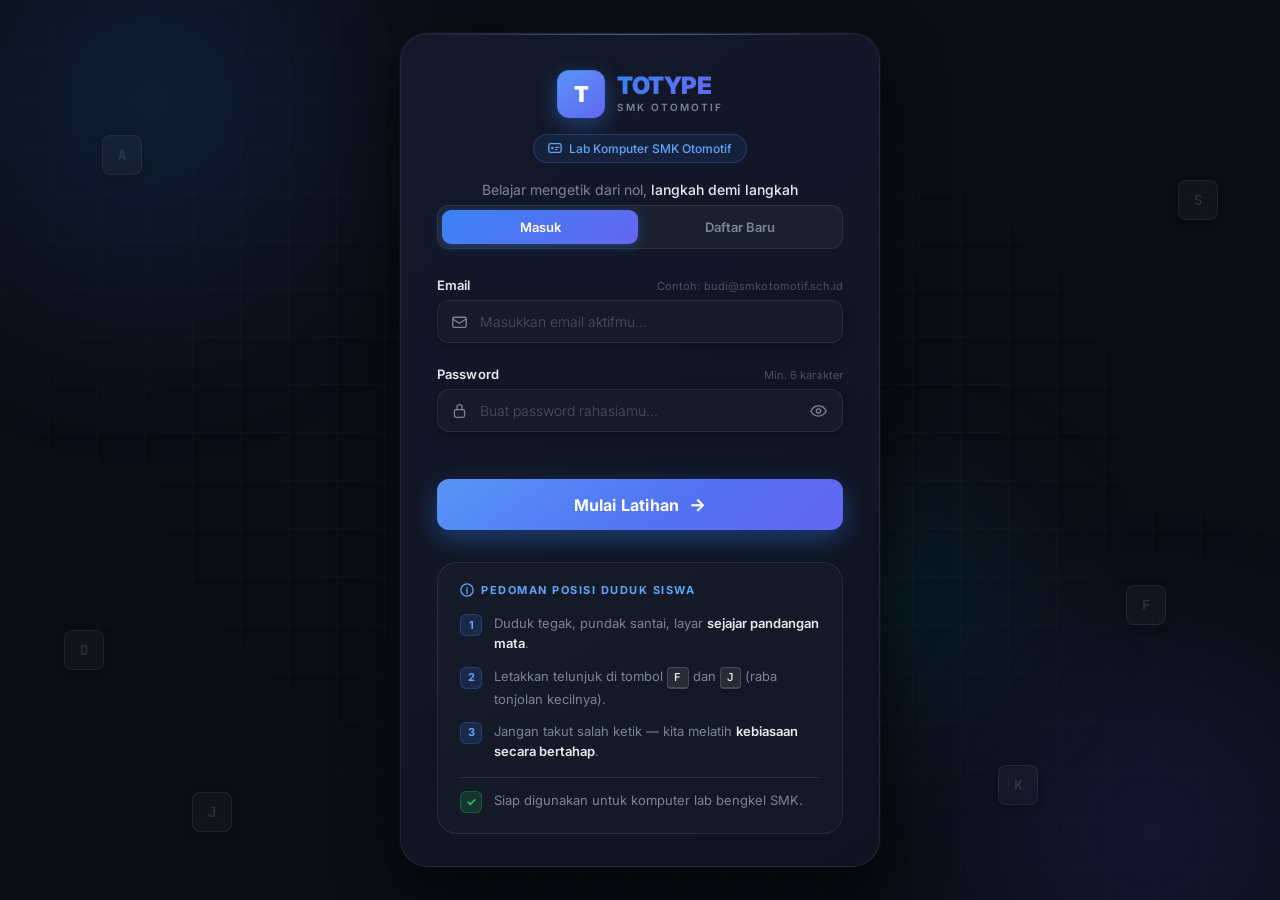
<file: index.html>
<!DOCTYPE html>
<html lang="id">
<head>
  <meta charset="UTF-8" />
  <meta name="viewport" content="width=device-width, initial-scale=1.0" />
  <title>TO-TYPE — Latihan Mengetik SMK Otomotif</title>
  <meta name="description" content="Platform latihan mengetik untuk siswa SMK Otomotif. Belajar mengetik dari nol, langkah demi langkah dengan metode yang terstruktur." />
  <meta name="keywords" content="latihan mengetik, SMK otomotif, typing practice, touch typing" />
  <link rel="preconnect" href="https://fonts.googleapis.com" />
  <link rel="preconnect" href="https://fonts.gstatic.com" crossorigin />
  <link href="https://fonts.googleapis.com/css2?family=Inter:wght@300;400;500;600;700;800;900&family=JetBrains+Mono:wght@400;500;600&display=swap" rel="stylesheet" />
  <link rel="stylesheet" href="style.css" />
</head>
<body>

  <!-- Background Decorations -->
  <div class="bg-decoration" aria-hidden="true">
    <div class="bg-orb bg-orb--1"></div>
    <div class="bg-orb bg-orb--2"></div>
    <div class="bg-orb bg-orb--3"></div>
    <div class="bg-grid"></div>
  </div>

  <!-- Floating Keys Decoration -->
  <div class="floating-keys" aria-hidden="true">
    <span class="key-float" style="--delay:0s;--x:8%;--y:15%">A</span>
    <span class="key-float" style="--delay:0.8s;--x:92%;--y:20%">S</span>
    <span class="key-float" style="--delay:1.6s;--x:5%;--y:70%">D</span>
    <span class="key-float" style="--delay:2.4s;--x:88%;--y:65%">F</span>
    <span class="key-float" style="--delay:3.2s;--x:15%;--y:88%">J</span>
    <span class="key-float" style="--delay:1.2s;--x:78%;--y:85%">K</span>
    <span class="key-float" style="--delay:2.0s;--x:50%;--y:5%">⌨</span>
  </div>

  <!-- Main Container -->
  <main class="main-wrapper" role="main">
    <div class="card" id="main-card">

      <!-- Header / Branding -->
      <header class="card__header">
        <div class="logo" aria-label="TO-TYPE Logo">
          <div class="logo__icon" aria-hidden="true">
            <span class="logo__letter">T</span>
          </div>
          <div class="logo__text">
            <span class="logo__name">TOTYPE</span>
            <span class="logo__sub">SMK OTOMOTIF</span>
          </div>
        </div>

        <div class="badge" role="note">
          <svg class="badge__icon" viewBox="0 0 16 16" fill="none" aria-hidden="true">
            <rect x="1" y="3" width="14" height="10" rx="2" stroke="currentColor" stroke-width="1.5"/>
            <circle cx="5" cy="8" r="1.5" fill="currentColor"/>
            <rect x="8" y="6.5" width="5" height="1.5" rx="0.75" fill="currentColor"/>
            <rect x="8" y="9" width="3" height="1.5" rx="0.75" fill="currentColor"/>
          </svg>
          Lab Komputer SMK Otomotif
        </div>

        <p class="tagline">
          Belajar mengetik dari nol, <em>langkah demi langkah</em>
        </p>
      </header>

      <!-- Auth Tab Switcher -->
      <div class="auth-tabs" role="tablist" aria-label="Mode Autentikasi">
        <button type="button" class="auth-tab auth-tab--active" id="tab-masuk" role="tab" aria-selected="true" aria-controls="panel-masuk">Masuk</button>
        <button type="button" class="auth-tab" id="tab-daftar" role="tab" aria-selected="false" aria-controls="panel-daftar">Daftar Baru</button>
      </div>

      <!-- Form -->
      <form class="form" id="form-mulai" novalidate>

        <!-- Panel: Daftar Baru (hanya tampil saat tab Daftar aktif) -->
        <div id="panel-daftar" class="auth-panel" hidden>

          <!-- Nama Lengkap -->
          <div class="form-group" id="group-nama">
          <label class="form-label" for="input-nama">
            Nama Lengkap Siswa
            <span class="form-hint">Contoh: Budi Santoso</span>
          </label>
          <div class="input-wrapper">
            <span class="input-icon" aria-hidden="true">
              <svg viewBox="0 0 20 20" fill="none">
                <circle cx="10" cy="7" r="3" stroke="currentColor" stroke-width="1.5"/>
                <path d="M3 17c0-3.314 3.134-6 7-6s7 2.686 7 6" stroke="currentColor" stroke-width="1.5" stroke-linecap="round"/>
              </svg>
            </span>
            <input
              type="text"
              id="input-nama"
              name="nama"
              class="form-input"
              placeholder="Tulis nama lengkapmu..."
              autocomplete="name"
              maxlength="60"
              aria-required="true"
              aria-describedby="error-nama"
            />
          </div>
          <span class="form-error" id="error-nama" role="alert" aria-live="polite"></span>
        </div>

          <!-- Row: No Absen + Kelas -->
          <div class="form-row" id="row-absen-kelas">

            <!-- No Absen -->
            <div class="form-group form-group--absen" id="group-absen">
              <label class="form-label" for="input-absen">
                No. Absen
                <span class="form-hint">Maks 36</span>
              </label>
              <div class="input-wrapper input-wrapper--absen">
                <span class="input-prefix" aria-hidden="true">#</span>
                <input
                  type="number"
                  id="input-absen"
                  name="absen"
                  class="form-input form-input--absen"
                  placeholder="01 – 36"
                  min="1"
                  max="36"
                  aria-describedby="error-absen"
                />
              </div>
              <span class="form-error" id="error-absen" role="alert" aria-live="polite"></span>
            </div>

            <!-- Kelas / Jurusan -->
            <div class="form-group form-group--kelas" id="group-kelas">
              <label class="form-label" for="input-kelas">
                Kelas / Jurusan
                <span class="form-hint">Pilihan</span>
              </label>
              <div class="input-wrapper input-wrapper--select">
                <span class="input-icon input-icon--select" aria-hidden="true">
                  <svg viewBox="0 0 20 20" fill="none">
                    <rect x="2" y="3" width="16" height="14" rx="2" stroke="currentColor" stroke-width="1.5"/>
                    <path d="M6 8h8M6 12h5" stroke="currentColor" stroke-width="1.5" stroke-linecap="round"/>
                  </svg>
                </span>
                <select id="input-kelas" name="kelas" class="form-select" aria-describedby="error-kelas">
                  <option value="" disabled selected>-- Pilih Kelas --</option>
                  <optgroup label="Teknik Kendaraan Ringan Otomotif (TKRO)">
                    <option value="X TKRO 1">X TKRO 1 (Kendaraan Ringan)</option>
                    <option value="X TKRO 2">X TKRO 2 (Kendaraan Ringan)</option>
                    <option value="XI TKRO 1">XI TKRO 1 (Kendaraan Ringan)</option>
                    <option value="XI TKRO 2">XI TKRO 2 (Kendaraan Ringan)</option>
                    <option value="XII TKRO 1">XII TKRO 1 (Kendaraan Ringan)</option>
                    <option value="XII TKRO 2">XII TKRO 2 (Kendaraan Ringan)</option>
                  </optgroup>
                  <optgroup label="Teknik &amp; Bisnis Sepeda Motor (TBSM)">
                    <option value="X TBSM 1">X TBSM 1 (Sepeda Motor)</option>
                    <option value="X TBSM 2">X TBSM 2 (Sepeda Motor)</option>
                    <option value="XI TBSM 1">XI TBSM 1 (Sepeda Motor)</option>
                    <option value="XI TBSM 2">XI TBSM 2 (Sepeda Motor)</option>
                    <option value="XII TBSM 1">XII TBSM 1 (Sepeda Motor)</option>
                    <option value="XII TBSM 2">XII TBSM 2 (Sepeda Motor)</option>
                  </optgroup>
                  <optgroup label="Teknik Alat Berat (TAB)">
                    <option value="X TAB 1">X TAB 1 (Alat Berat)</option>
                    <option value="XI TAB 1">XI TAB 1 (Alat Berat)</option>
                    <option value="XII TAB 1">XII TAB 1 (Alat Berat)</option>
                  </optgroup>
                </select>
              </div>
              <span class="form-error" id="error-kelas" role="alert" aria-live="polite"></span>
            </div>

          </div><!-- /.form-row -->
        </div><!-- /#panel-daftar -->

        <!-- Panel: Masuk (selalu tampil, muncul di kedua mode) -->
        <div id="panel-masuk">

        <!-- Email -->
        <div class="form-group" id="group-email">
          <label class="form-label" for="input-email">
            Email
            <span class="form-hint">Contoh: budi@smkotomotif.sch.id</span>
          </label>
          <div class="input-wrapper">
            <span class="input-icon" aria-hidden="true">
              <svg viewBox="0 0 20 20" fill="none">
                <rect x="2" y="5" width="16" height="12" rx="2" stroke="currentColor" stroke-width="1.5"/>
                <path d="M2 7l8 5 8-5" stroke="currentColor" stroke-width="1.5" stroke-linecap="round"/>
              </svg>
            </span>
            <input
              type="email"
              id="input-email"
              name="email"
              class="form-input"
              placeholder="Masukkan email aktifmu..."
              autocomplete="email"
              aria-required="true"
              aria-describedby="error-email"
            />
          </div>
          <span class="form-error" id="error-email" role="alert" aria-live="polite"></span>
        </div>

        <!-- Password -->
        <div class="form-group" id="group-password">
          <label class="form-label" for="input-password">
            Password
            <span class="form-hint">Min. 6 karakter</span>
          </label>
          <div class="input-wrapper">
            <span class="input-icon" aria-hidden="true">
              <svg viewBox="0 0 20 20" fill="none">
                <rect x="4" y="9" width="12" height="9" rx="2" stroke="currentColor" stroke-width="1.5"/>
                <path d="M7 9V6a3 3 0 016 0v3" stroke="currentColor" stroke-width="1.5" stroke-linecap="round"/>
              </svg>
            </span>
            <input
              type="password"
              id="input-password"
              name="password"
              class="form-input"
              placeholder="Buat password rahasiamu..."
              autocomplete="current-password"
              minlength="6"
              aria-required="true"
              aria-describedby="error-password"
            />
            <button type="button" class="btn-toggle-pw" id="btn-toggle-pw" aria-label="Tampilkan/sembunyikan password">
              <svg id="pw-eye-open" viewBox="0 0 20 20" fill="none" width="17" height="17">
                <path d="M1 10s3-6 9-6 9 6 9 6-3 6-9 6-9-6-9-6z" stroke="currentColor" stroke-width="1.5"/>
                <circle cx="10" cy="10" r="2.5" stroke="currentColor" stroke-width="1.5"/>
              </svg>
              <svg id="pw-eye-closed" viewBox="0 0 20 20" fill="none" width="17" height="17" style="display:none">
                <path d="M3 3l14 14M8.5 8.7A2.5 2.5 0 0011.3 11.5" stroke="currentColor" stroke-width="1.5" stroke-linecap="round"/>
                <path d="M6.2 6.4C4.1 7.5 2.5 9.3 1 10c1.5.7 4 3.5 9 3.5 1.8 0 3.3-.4 4.6-1" stroke="currentColor" stroke-width="1.5" stroke-linecap="round"/>
              </svg>
            </button>
          </div>
          <span class="form-error" id="error-password" role="alert" aria-live="polite"></span>
        </div>
        </div><!-- /#panel-masuk -->

        <!-- Submit Button -->
        <button type="submit" class="btn-mulai" id="btn-mulai">
          <span class="btn-mulai__text">Mulai Latihan</span>
          <span class="btn-mulai__icon" aria-hidden="true">→</span>
          <span class="btn-mulai__ripple"></span>
        </button>

      </form><!-- /#form-mulai -->

      <!-- Pedoman Section -->
      <section class="pedoman" aria-labelledby="pedoman-title">
        <h2 class="pedoman__title" id="pedoman-title">
          <svg class="pedoman__title-icon" viewBox="0 0 16 16" fill="none" aria-hidden="true">
            <circle cx="8" cy="8" r="7" stroke="currentColor" stroke-width="1.5"/>
            <path d="M8 7v5M8 5v.5" stroke="currentColor" stroke-width="1.5" stroke-linecap="round"/>
          </svg>
          Pedoman Posisi Duduk Siswa
        </h2>
        <ol class="pedoman__list">
          <li class="pedoman__item">
            <span class="pedoman__num" aria-hidden="true">1</span>
            <p>Duduk tegak, pundak santai, layar <strong>sejajar pandangan mata</strong>.</p>
          </li>
          <li class="pedoman__item">
            <span class="pedoman__num" aria-hidden="true">2</span>
            <p>Letakkan telunjuk di tombol <kbd>F</kbd> dan <kbd>J</kbd> (raba tonjolan kecilnya).</p>
          </li>
          <li class="pedoman__item">
            <span class="pedoman__num" aria-hidden="true">3</span>
            <p>Jangan takut salah ketik — kita melatih <strong>kebiasaan secara bertahap</strong>.</p>
          </li>
          <li class="pedoman__item pedoman__item--note">
            <span class="pedoman__num pedoman__num--note" aria-hidden="true">✓</span>
            <p>Siap digunakan untuk komputer lab bengkel SMK.</p>
          </li>
        </ol>
      </section>

    </div><!-- /.card -->
  </main>

  <!-- Toast Notification -->
  <div class="toast" id="toast" role="status" aria-live="polite" aria-atomic="true">
    <span class="toast__icon" aria-hidden="true"></span>
    <span class="toast__msg" id="toast-msg"></span>
  </div>

  <script type="module" src="script.js"></script>
</body>
</html>
</file>
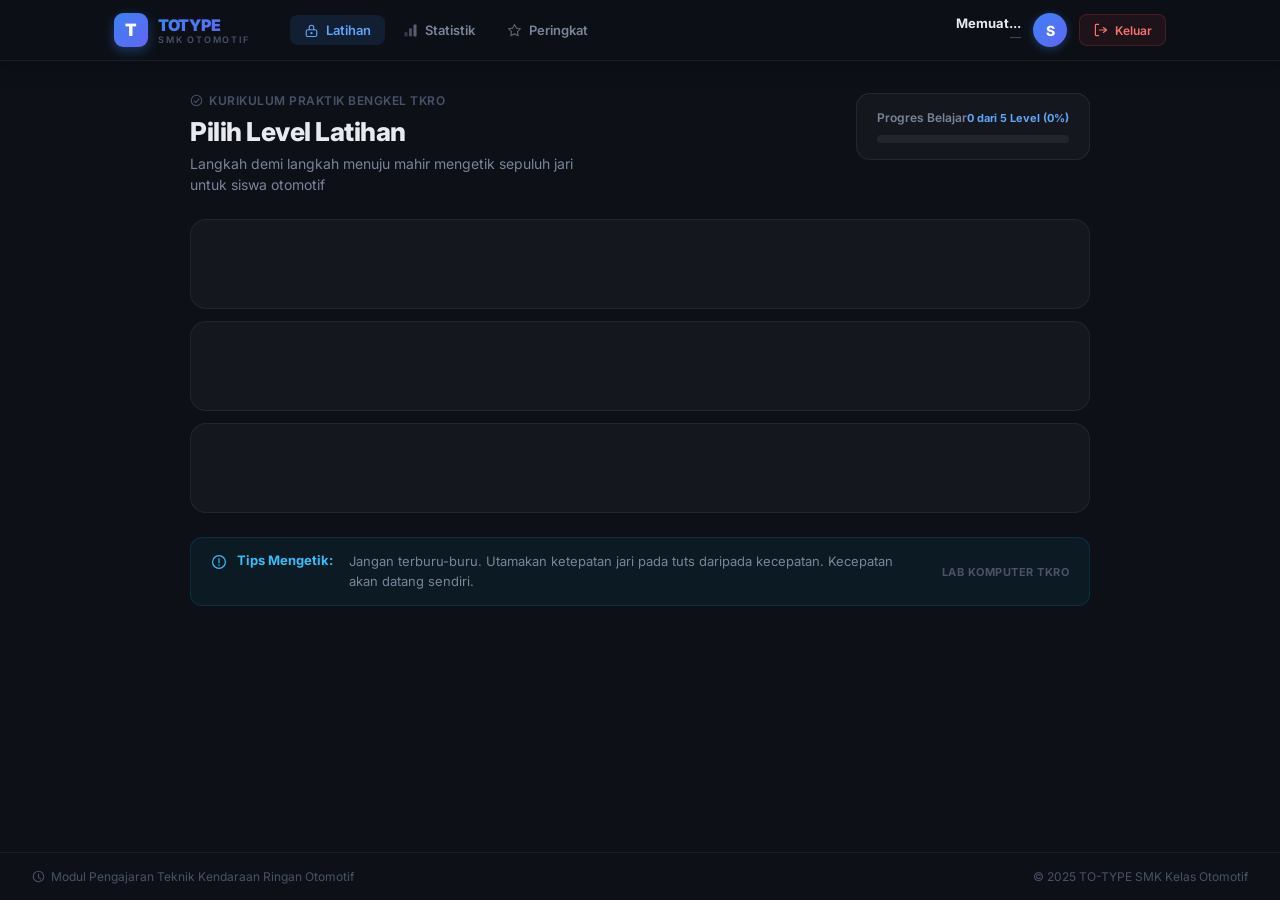
<file: dashboard.html>
<!DOCTYPE html>
<html lang="id">
<head>
  <meta charset="UTF-8" />
  <meta name="viewport" content="width=device-width, initial-scale=1.0" />
  <title>Dashboard — TO-TYPE SMK Otomotif</title>
  <meta name="description" content="Dashboard latihan mengetik TO-TYPE. Pilih level latihan dan pantau progres belajarmu." />
  <link rel="preconnect" href="https://fonts.googleapis.com" />
  <link rel="preconnect" href="https://fonts.gstatic.com" crossorigin />
  <link href="https://fonts.googleapis.com/css2?family=Inter:wght@300;400;500;600;700;800;900&family=JetBrains+Mono:wght@400;500;600&display=swap" rel="stylesheet" />
  <link rel="stylesheet" href="style.css" />
  <link rel="stylesheet" href="dashboard.css" />
</head>
<body class="dash-body">

  <!-- ── NAVBAR ─────────────────────────────────────────────── -->
  <nav class="navbar" role="navigation" aria-label="Navigasi utama">
    <div class="navbar__inner">

      <!-- Logo -->
      <a href="index.html" class="navbar__logo" aria-label="TO-TYPE Beranda">
        <div class="navbar__logo-icon" aria-hidden="true">
          <span>T</span>
        </div>
        <div class="navbar__logo-text">
          <span class="navbar__logo-name">TOTYPE</span>
          <span class="navbar__logo-sub">SMK OTOMOTIF</span>
        </div>
      </a>

      <!-- Desktop Nav Links -->
      <div class="navbar__links" role="menubar">
        <a href="dashboard.html" class="navbar__link navbar__link--active" role="menuitem" id="nav-latihan">
          <svg viewBox="0 0 20 20" fill="none" aria-hidden="true"><rect x="3" y="9" width="14" height="9" rx="2" stroke="currentColor" stroke-width="1.5"/><path d="M7 9V6a3 3 0 016 0v3" stroke="currentColor" stroke-width="1.5" stroke-linecap="round"/><circle cx="10" cy="13.5" r="1.5" fill="currentColor"/></svg>
          Latihan
        </a>
        <a href="statistik.html" class="navbar__link" role="menuitem" id="nav-statistik">
          <svg viewBox="0 0 20 20" fill="none" aria-hidden="true"><rect x="2" y="12" width="4" height="6" rx="1" fill="currentColor" opacity=".5"/><rect x="8" y="7" width="4" height="11" rx="1" fill="currentColor" opacity=".75"/><rect x="14" y="2" width="4" height="16" rx="1" fill="currentColor"/></svg>
          Statistik
        </a>
        <a href="peringkat.html" class="navbar__link" role="menuitem" id="nav-peringkat">
          <svg viewBox="0 0 20 20" fill="none" aria-hidden="true"><path d="M10 2l2.4 4.8L18 7.6l-4 3.9.9 5.5L10 14.5l-4.9 2.5.9-5.5L2 7.6l5.6-.8L10 2z" stroke="currentColor" stroke-width="1.5" stroke-linejoin="round"/></svg>
          Peringkat
        </a>
      </div>

      <!-- User Area -->
      <div class="navbar__user">
        <div class="navbar__user-info">
          <span class="navbar__user-name" id="user-nama">Memuat...</span>
          <span class="navbar__user-kelas" id="user-kelas">—</span>
        </div>
        <div class="navbar__avatar" id="user-avatar" aria-hidden="true">S</div>
        <button class="navbar__logout" id="btn-logout" aria-label="Keluar dari akun">
          <svg viewBox="0 0 20 20" fill="none" aria-hidden="true" width="16" height="16">
            <path d="M7 3H4a1 1 0 00-1 1v12a1 1 0 001 1h3" stroke="currentColor" stroke-width="1.5" stroke-linecap="round"/>
            <path d="M13 13l4-3-4-3M17 10H8" stroke="currentColor" stroke-width="1.5" stroke-linecap="round" stroke-linejoin="round"/>
          </svg>
          Keluar
        </button>

        <!-- Mobile hamburger -->
        <button class="navbar__hamburger" id="btn-hamburger" aria-label="Buka menu" aria-expanded="false">
          <span></span><span></span><span></span>
        </button>
      </div>

    </div>

    <!-- Mobile menu dropdown -->
    <div class="navbar__mobile-menu" id="mobile-menu" hidden>
      <a href="dashboard.html" class="navbar__mobile-link navbar__mobile-link--active">⌨ Latihan</a>
      <a href="statistik.html" class="navbar__mobile-link">📊 Statistik</a>
      <a href="peringkat.html" class="navbar__mobile-link">🏆 Peringkat</a>
      <button class="navbar__mobile-link navbar__mobile-logout" id="btn-logout-mobile">🚪 Keluar</button>
    </div>
  </nav>

  <!-- ── MAIN CONTENT ───────────────────────────────────────── -->
  <main class="dash-main" role="main">
    <div class="dash-container">

      <!-- Demo Mode Banner -->
      <div class="demo-banner" id="demo-banner" hidden>
        <svg viewBox="0 0 20 20" fill="none" width="16" height="16" aria-hidden="true">
          <circle cx="10" cy="10" r="8" stroke="currentColor" stroke-width="1.5"/>
          <path d="M10 6v5M10 13v.5" stroke="currentColor" stroke-width="1.5" stroke-linecap="round"/>
        </svg>
        <span><strong>Mode Demo Aktif</strong> — Data ini bersifat sementara. Hubungkan Supabase untuk menyimpan progres secara permanen.</span>
      </div>

      <!-- ── Header Section ──────────────────────────────────── -->
      <section class="dash-header" aria-labelledby="dash-title">
        <div class="dash-header__left">
          <div class="dash-header__breadcrumb">
            <svg viewBox="0 0 16 16" fill="none" width="13" height="13" aria-hidden="true">
              <circle cx="8" cy="8" r="6.5" stroke="currentColor" stroke-width="1.3"/>
              <path d="M5 8.5L7 10.5L11 6" stroke="currentColor" stroke-width="1.3" stroke-linecap="round" stroke-linejoin="round"/>
            </svg>
            Kurikulum Praktik Bengkel TKRO
          </div>
          <h1 class="dash-header__title" id="dash-title">Pilih Level Latihan</h1>
          <p class="dash-header__desc">Langkah demi langkah menuju mahir mengetik sepuluh jari untuk siswa otomotif</p>
        </div>

        <!-- Progress Summary -->
        <div class="progress-summary" id="progress-summary" aria-label="Ringkasan progres belajar">
          <div class="progress-summary__label">
            <span>Progres Belajar</span>
            <span class="progress-summary__value" id="progress-label">0 dari 5 Level (0%)</span>
          </div>
          <div class="progress-bar" role="progressbar" aria-valuenow="0" aria-valuemin="0" aria-valuemax="100" id="progress-bar-wrapper">
            <div class="progress-bar__fill" id="progress-bar-fill" style="width:0%"></div>
          </div>
        </div>
      </section>

      <!-- ── Level Cards ─────────────────────────────────────── -->
      <section class="levels-section" aria-label="Daftar level latihan">
        <div class="levels-list" id="levels-list" role="list">
          <!-- Kartu level dirender oleh dashboard.js -->
          <div class="levels-skeleton" id="levels-skeleton" aria-label="Memuat level...">
            <div class="skeleton-card"></div>
            <div class="skeleton-card"></div>
            <div class="skeleton-card"></div>
          </div>
        </div>
      </section>

      <!-- ── Tips Panel ──────────────────────────────────────── -->
      <aside class="tips-panel" aria-label="Tips mengetik">
        <div class="tips-panel__header">
          <svg viewBox="0 0 20 20" fill="none" width="16" height="16" aria-hidden="true">
            <circle cx="10" cy="10" r="8" stroke="currentColor" stroke-width="1.5"/>
            <path d="M10 6v5M10 13.5v.5" stroke="currentColor" stroke-width="1.5" stroke-linecap="round"/>
          </svg>
          <span class="tips-panel__title" id="tips-title">Tips Mengetik:</span>
          <span class="tips-panel__text" id="tips-text">Jangan terburu-buru. Utamakan ketepatan jari pada tuts daripada kecepatan. Kecepatan akan datang sendiri.</span>
        </div>
        <span class="tips-panel__loc">Lab Komputer TKRO</span>
      </aside>

    </div><!-- /.dash-container -->
  </main>

  <!-- ── FOOTER ─────────────────────────────────────────────── -->
  <footer class="dash-footer" role="contentinfo">
    <span>
      <svg viewBox="0 0 16 16" fill="none" width="13" height="13" aria-hidden="true">
        <circle cx="8" cy="8" r="6.5" stroke="currentColor" stroke-width="1.3"/>
        <path d="M8 5v4l2.5 2" stroke="currentColor" stroke-width="1.3" stroke-linecap="round"/>
      </svg>
      Modul Pengajaran Teknik Kendaraan Ringan Otomotif
    </span>
    <span>© 2025 TO-TYPE SMK Kelas Otomotif</span>
  </footer>

  <!-- Toast Notification -->
  <div class="toast" id="toast" role="status" aria-live="polite" aria-atomic="true">
    <span class="toast__icon" aria-hidden="true"></span>
    <span class="toast__msg" id="toast-msg"></span>
  </div>

  <!-- Save Status Indicator -->
  <div class="save-status" id="save-status" aria-live="polite" aria-atomic="true" hidden>
    <span class="save-status__icon" id="save-status-icon">💾</span>
    <span id="save-status-text">Menyimpan progres...</span>
  </div>

  <script type="module" src="dashboard.js"></script>
</body>
</html>
</file>
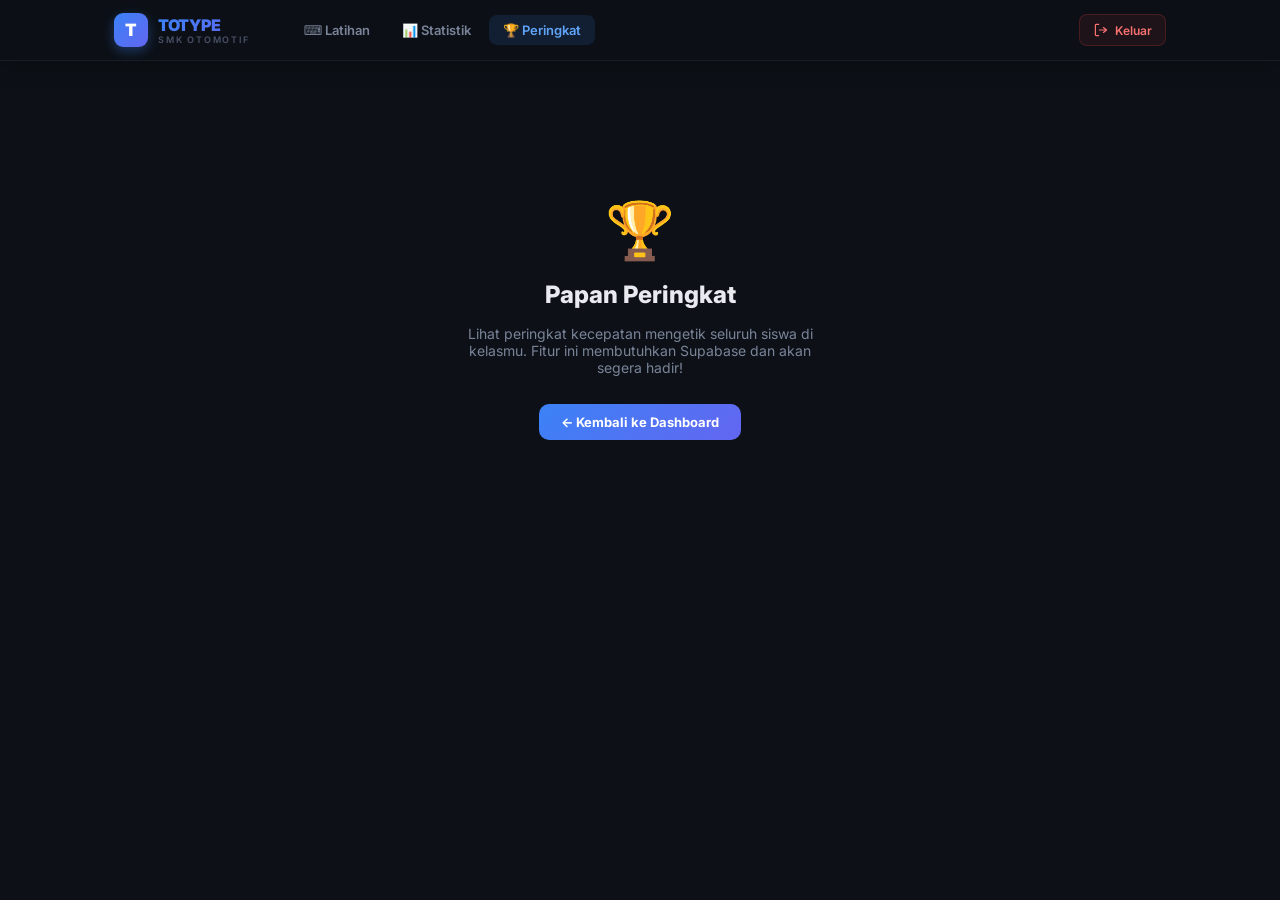
<file: peringkat.html>
<!DOCTYPE html>
<html lang="id">
<head>
  <meta charset="UTF-8" />
  <meta name="viewport" content="width=device-width, initial-scale=1.0" />
  <title>Peringkat — TO-TYPE SMK Otomotif</title>
  <link rel="preconnect" href="https://fonts.googleapis.com" />
  <link href="https://fonts.googleapis.com/css2?family=Inter:wght@400;600;700;800&display=swap" rel="stylesheet" />
  <link rel="stylesheet" href="style.css" />
  <link rel="stylesheet" href="dashboard.css" />
</head>
<body class="dash-body">
  <nav class="navbar">
    <div class="navbar__inner">
      <a href="index.html" class="navbar__logo" aria-label="TO-TYPE Beranda">
        <div class="navbar__logo-icon"><span>T</span></div>
        <div class="navbar__logo-text">
          <span class="navbar__logo-name">TOTYPE</span>
          <span class="navbar__logo-sub">SMK OTOMOTIF</span>
        </div>
      </a>
      <div class="navbar__links">
        <a href="dashboard.html" class="navbar__link">⌨ Latihan</a>
        <a href="statistik.html" class="navbar__link">📊 Statistik</a>
        <a href="peringkat.html" class="navbar__link navbar__link--active">🏆 Peringkat</a>
      </div>
      <div class="navbar__user">
        <button class="navbar__logout" id="btn-logout">
          <svg viewBox="0 0 20 20" fill="none" width="16" height="16"><path d="M7 3H4a1 1 0 00-1 1v12a1 1 0 001 1h3" stroke="currentColor" stroke-width="1.5" stroke-linecap="round"/><path d="M13 13l4-3-4-3M17 10H8" stroke="currentColor" stroke-width="1.5" stroke-linecap="round" stroke-linejoin="round"/></svg>
          Keluar
        </button>
      </div>
    </div>
  </nav>
  <main class="dash-main" role="main">
    <div class="dash-container" style="align-items:center;justify-content:center;min-height:50vh;text-align:center;gap:16px;">
      <div style="font-size:56px">🏆</div>
      <h1 style="font-size:24px;font-weight:800;color:#e8eaf0">Papan Peringkat</h1>
      <p style="color:#7a8499;font-size:14px;max-width:360px">Lihat peringkat kecepatan mengetik seluruh siswa di kelasmu. Fitur ini membutuhkan Supabase dan akan segera hadir!</p>
      <a href="dashboard.html" style="margin-top:12px;display:inline-flex;align-items:center;gap:8px;padding:10px 22px;background:linear-gradient(135deg,#3b82f6,#6366f1);border-radius:10px;color:#fff;font-weight:700;text-decoration:none;font-size:13px">← Kembali ke Dashboard</a>
    </div>
  </main>
  <div class="toast" id="toast" role="status" aria-live="polite" aria-atomic="true">
    <span class="toast__icon" aria-hidden="true"></span>
    <span class="toast__msg" id="toast-msg"></span>
  </div>
  <script type="module">
    import { handleLogout } from './auth.js';
    document.getElementById('btn-logout')?.addEventListener('click', handleLogout);
  </script>
</body>
</html>
</file>
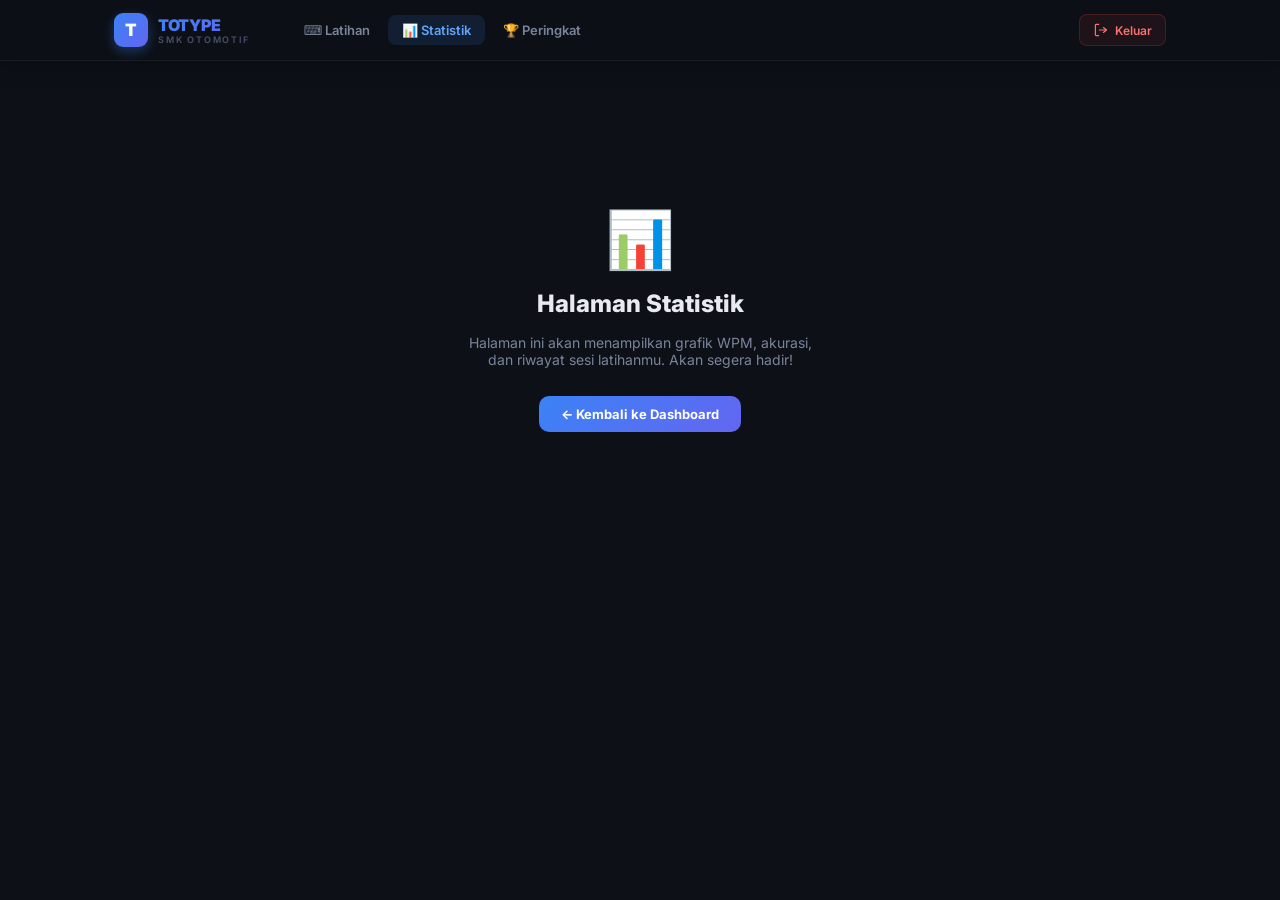
<file: statistik.html>
<!DOCTYPE html>
<html lang="id">
<head>
  <meta charset="UTF-8" />
  <meta name="viewport" content="width=device-width, initial-scale=1.0" />
  <title>Statistik — TO-TYPE SMK Otomotif</title>
  <link rel="preconnect" href="https://fonts.googleapis.com" />
  <link href="https://fonts.googleapis.com/css2?family=Inter:wght@400;600;700;800&display=swap" rel="stylesheet" />
  <link rel="stylesheet" href="style.css" />
  <link rel="stylesheet" href="dashboard.css" />
</head>
<body class="dash-body">
  <nav class="navbar">
    <div class="navbar__inner">
      <a href="index.html" class="navbar__logo" aria-label="TO-TYPE Beranda">
        <div class="navbar__logo-icon"><span>T</span></div>
        <div class="navbar__logo-text">
          <span class="navbar__logo-name">TOTYPE</span>
          <span class="navbar__logo-sub">SMK OTOMOTIF</span>
        </div>
      </a>
      <div class="navbar__links">
        <a href="dashboard.html" class="navbar__link">⌨ Latihan</a>
        <a href="statistik.html" class="navbar__link navbar__link--active">📊 Statistik</a>
        <a href="peringkat.html" class="navbar__link">🏆 Peringkat</a>
      </div>
      <div class="navbar__user">
        <button class="navbar__logout" id="btn-logout">
          <svg viewBox="0 0 20 20" fill="none" width="16" height="16"><path d="M7 3H4a1 1 0 00-1 1v12a1 1 0 001 1h3" stroke="currentColor" stroke-width="1.5" stroke-linecap="round"/><path d="M13 13l4-3-4-3M17 10H8" stroke="currentColor" stroke-width="1.5" stroke-linecap="round" stroke-linejoin="round"/></svg>
          Keluar
        </button>
      </div>
    </div>
  </nav>
  <main class="dash-main" role="main">
    <div class="dash-container" style="align-items:center;justify-content:center;min-height:50vh;text-align:center;gap:16px;">
      <div style="font-size:56px">📊</div>
      <h1 style="font-size:24px;font-weight:800;color:#e8eaf0">Halaman Statistik</h1>
      <p style="color:#7a8499;font-size:14px;max-width:360px">Halaman ini akan menampilkan grafik WPM, akurasi, dan riwayat sesi latihanmu. Akan segera hadir!</p>
      <a href="dashboard.html" style="margin-top:12px;display:inline-flex;align-items:center;gap:8px;padding:10px 22px;background:linear-gradient(135deg,#3b82f6,#6366f1);border-radius:10px;color:#fff;font-weight:700;text-decoration:none;font-size:13px">← Kembali ke Dashboard</a>
    </div>
  </main>
  <div class="toast" id="toast" role="status" aria-live="polite" aria-atomic="true">
    <span class="toast__icon" aria-hidden="true"></span>
    <span class="toast__msg" id="toast-msg"></span>
  </div>
  <script type="module">
    import { handleLogout } from './auth.js';
    document.getElementById('btn-logout')?.addEventListener('click', handleLogout);
  </script>
</body>
</html>
</file>
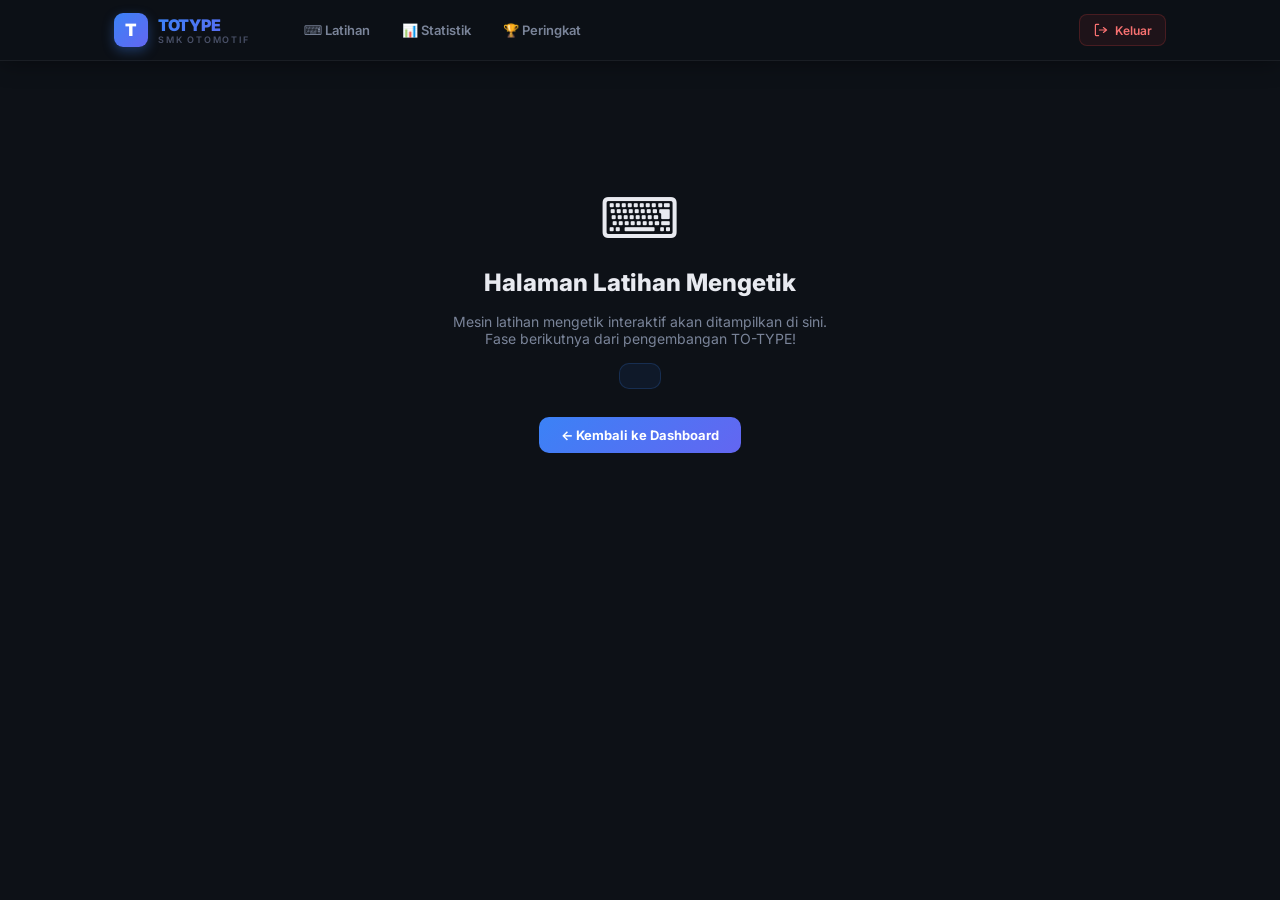
<file: typing.html>
<!DOCTYPE html>
<html lang="id">
<head>
  <meta charset="UTF-8" />
  <meta name="viewport" content="width=device-width, initial-scale=1.0" />
  <title>Latihan Level — TO-TYPE SMK Otomotif</title>
  <link rel="preconnect" href="https://fonts.googleapis.com" />
  <link href="https://fonts.googleapis.com/css2?family=Inter:wght@400;600;700;800&family=JetBrains+Mono:wght@400;600&display=swap" rel="stylesheet" />
  <link rel="stylesheet" href="style.css" />
  <link rel="stylesheet" href="dashboard.css" />
</head>
<body class="dash-body">
  <nav class="navbar">
    <div class="navbar__inner">
      <a href="index.html" class="navbar__logo" aria-label="TO-TYPE Beranda">
        <div class="navbar__logo-icon"><span>T</span></div>
        <div class="navbar__logo-text">
          <span class="navbar__logo-name">TOTYPE</span>
          <span class="navbar__logo-sub">SMK OTOMOTIF</span>
        </div>
      </a>
      <div class="navbar__links">
        <a href="dashboard.html" class="navbar__link">⌨ Latihan</a>
        <a href="statistik.html" class="navbar__link">📊 Statistik</a>
        <a href="peringkat.html" class="navbar__link">🏆 Peringkat</a>
      </div>
      <div class="navbar__user">
        <button class="navbar__logout" id="btn-logout">
          <svg viewBox="0 0 20 20" fill="none" width="16" height="16"><path d="M7 3H4a1 1 0 00-1 1v12a1 1 0 001 1h3" stroke="currentColor" stroke-width="1.5" stroke-linecap="round"/><path d="M13 13l4-3-4-3M17 10H8" stroke="currentColor" stroke-width="1.5" stroke-linecap="round" stroke-linejoin="round"/></svg>
          Keluar
        </button>
      </div>
    </div>
  </nav>
  <main class="dash-main" role="main">
    <div class="dash-container" style="align-items:center;justify-content:center;min-height:50vh;text-align:center;gap:16px;">
      <div style="font-size:56px">⌨️</div>
      <h1 style="font-size:24px;font-weight:800;color:#e8eaf0" id="typing-title">Halaman Latihan Mengetik</h1>
      <p style="color:#7a8499;font-size:14px;max-width:380px" id="typing-desc">Mesin latihan mengetik interaktif akan ditampilkan di sini. Fase berikutnya dari pengembangan TO-TYPE!</p>
      <div id="level-info" style="padding:12px 20px;background:rgba(59,130,246,0.08);border:1px solid rgba(59,130,246,0.2);border-radius:10px;font-size:13px;color:#60a5fa;font-weight:600;"></div>
      <a href="dashboard.html" style="margin-top:12px;display:inline-flex;align-items:center;gap:8px;padding:10px 22px;background:linear-gradient(135deg,#3b82f6,#6366f1);border-radius:10px;color:#fff;font-weight:700;text-decoration:none;font-size:13px">← Kembali ke Dashboard</a>
    </div>
  </main>
  <div class="toast" id="toast" role="status" aria-live="polite" aria-atomic="true">
    <span class="toast__icon" aria-hidden="true"></span>
    <span class="toast__msg" id="toast-msg"></span>
  </div>
  <script type="module">
    import { handleLogout } from './auth.js';
    document.getElementById('btn-logout')?.addEventListener('click', handleLogout);

    const params = new URLSearchParams(window.location.search);
    const level  = params.get('level') ?? '?';
    const levelNames = {
      '1': 'Level 1: Baris Tengah (ASDF JKL;)',
      '2': 'Level 2: Baris Atas & Bawah',
      '3': 'Level 3: Kata Otomotif',
      '4': 'Level 4: Kalimat',
      '5': 'Level 5: Paragraf',
    };
    document.getElementById('level-info').textContent = `Akan memuat: ${levelNames[level] ?? `Level ${level}`}`;
  </script>
</body>
</html>
</file>
<file: style.css>
/* ============================================================
   TO-TYPE — Style Sheet
   SMK Otomotif Typing Practice Platform
   ============================================================ */

/* ── Custom Properties / Design Tokens ─────────────────────── */
:root {
  /* Colors */
  --clr-bg:           #0a0d14;
  --clr-bg-card:      #111520;
  --clr-bg-input:     #161b28;
  --clr-bg-input-focus: #1c2235;
  --clr-border:       rgba(255,255,255,0.08);
  --clr-border-focus: rgba(99,179,237,0.6);
  --clr-text:         #e8eaf0;
  --clr-text-muted:   #7a8499;
  --clr-text-dim:     #4a5168;

  /* Brand */
  --clr-primary:      #3b82f6;
  --clr-primary-light:#60a5fa;
  --clr-primary-glow: rgba(59,130,246,0.35);
  --clr-accent:       #0ea5e9;
  --clr-accent-2:     #6366f1;
  --clr-success:      #22c55e;
  --clr-warning:      #f59e0b;
  --clr-danger:       #ef4444;
  --clr-danger-light: rgba(239,68,68,0.15);

  /* Gradients */
  --grad-primary:     linear-gradient(135deg, #3b82f6 0%, #6366f1 100%);
  --grad-card:        linear-gradient(145deg, #13192a 0%, #0e1420 100%);

  /* Typography */
  --ff-base:    'Inter', system-ui, sans-serif;
  --ff-mono:    'JetBrains Mono', 'Courier New', monospace;

  /* Spacing */
  --radius-sm:  8px;
  --radius-md:  12px;
  --radius-lg:  20px;
  --radius-xl:  28px;

  /* Shadows */
  --shadow-card:   0 25px 60px rgba(0,0,0,0.6), 0 0 0 1px rgba(255,255,255,0.04);
  --shadow-input:  0 2px 12px rgba(0,0,0,0.3);
  --shadow-btn:    0 8px 24px rgba(59,130,246,0.4), 0 2px 8px rgba(0,0,0,0.3);
  --shadow-btn-hover: 0 12px 32px rgba(59,130,246,0.55), 0 4px 12px rgba(0,0,0,0.4);

  /* Transitions */
  --transition-fast:  150ms ease;
  --transition-base:  250ms ease;
  --transition-slow:  400ms ease;
}

/* ── Reset & Base ───────────────────────────────────────────── */
*, *::before, *::after {
  box-sizing: border-box;
  margin: 0;
  padding: 0;
}

html {
  font-size: 16px;
  scroll-behavior: smooth;
}

body {
  font-family: var(--ff-base);
  background-color: var(--clr-bg);
  color: var(--clr-text);
  min-height: 100dvh;
  display: flex;
  align-items: center;
  justify-content: center;
  padding: 24px 16px;
  -webkit-font-smoothing: antialiased;
  -moz-osx-font-smoothing: grayscale;
  overflow-x: hidden;
  position: relative;
}

/* ── Background Decoration ──────────────────────────────────── */
.bg-decoration {
  position: fixed;
  inset: 0;
  pointer-events: none;
  z-index: 0;
  overflow: hidden;
}

.bg-orb {
  position: absolute;
  border-radius: 50%;
  filter: blur(80px);
  opacity: 0.18;
}

.bg-orb--1 {
  width: 600px;
  height: 600px;
  background: radial-gradient(circle, #3b82f6, transparent 70%);
  top: -200px;
  left: -150px;
  animation: orbPulse 8s ease-in-out infinite alternate;
}

.bg-orb--2 {
  width: 500px;
  height: 500px;
  background: radial-gradient(circle, #6366f1, transparent 70%);
  bottom: -180px;
  right: -120px;
  animation: orbPulse 10s ease-in-out infinite alternate-reverse;
}

.bg-orb--3 {
  width: 300px;
  height: 300px;
  background: radial-gradient(circle, #0ea5e9, transparent 70%);
  top: 50%;
  left: 60%;
  animation: orbPulse 6s ease-in-out infinite alternate;
}

.bg-grid {
  position: absolute;
  inset: 0;
  background-image:
    linear-gradient(rgba(255,255,255,0.025) 1px, transparent 1px),
    linear-gradient(90deg, rgba(255,255,255,0.025) 1px, transparent 1px);
  background-size: 48px 48px;
  mask-image: radial-gradient(ellipse 80% 80% at 50% 50%, black 30%, transparent 100%);
}

@keyframes orbPulse {
  0%   { transform: scale(1) translate(0, 0); }
  100% { transform: scale(1.15) translate(20px, -20px); }
}

/* ── Floating Keys ──────────────────────────────────────────── */
.floating-keys {
  position: fixed;
  inset: 0;
  pointer-events: none;
  z-index: 0;
}

.key-float {
  position: absolute;
  left: var(--x);
  top: var(--y);
  width: 40px;
  height: 40px;
  display: flex;
  align-items: center;
  justify-content: center;
  background: rgba(255,255,255,0.03);
  border: 1px solid rgba(255,255,255,0.06);
  border-radius: 8px;
  font-family: var(--ff-mono);
  font-size: 14px;
  font-weight: 600;
  color: rgba(255,255,255,0.12);
  animation: keyFloat 6s ease-in-out infinite;
  animation-delay: var(--delay);
  box-shadow: 0 2px 8px rgba(0,0,0,0.2);
}

@keyframes keyFloat {
  0%, 100% { transform: translateY(0px) rotate(0deg); opacity: 0.6; }
  50%       { transform: translateY(-14px) rotate(3deg); opacity: 1; }
}

/* ── Main Wrapper ───────────────────────────────────────────── */
.main-wrapper {
  position: relative;
  z-index: 10;
  width: 100%;
  max-width: 480px;
  display: flex;
  flex-direction: column;
  align-items: center;
}

/* ── Card ───────────────────────────────────────────────────── */
.card {
  width: 100%;
  background: var(--grad-card);
  border: 1px solid var(--clr-border);
  border-radius: var(--radius-xl);
  box-shadow: var(--shadow-card);
  overflow: hidden;
  animation: cardEntrance 0.7s cubic-bezier(0.16, 1, 0.3, 1) both;
  position: relative;
}

.card::before {
  content: '';
  position: absolute;
  top: 0;
  left: 0;
  right: 0;
  height: 1px;
  background: linear-gradient(90deg, transparent, rgba(99,179,237,0.5), transparent);
}

@keyframes cardEntrance {
  from {
    opacity: 0;
    transform: translateY(32px) scale(0.97);
  }
  to {
    opacity: 1;
    transform: translateY(0) scale(1);
  }
}

/* ── Card Header ────────────────────────────────────────────── */
.card__header {
  padding: 36px 36px 0;
  text-align: center;
  display: flex;
  flex-direction: column;
  align-items: center;
  gap: 16px;
}

/* ── Logo ───────────────────────────────────────────────────── */
.logo {
  display: flex;
  align-items: center;
  gap: 12px;
  animation: fadeInDown 0.6s ease both;
  animation-delay: 0.15s;
}

.logo__icon {
  width: 48px;
  height: 48px;
  background: var(--grad-primary);
  border-radius: var(--radius-md);
  display: flex;
  align-items: center;
  justify-content: center;
  box-shadow: 0 6px 20px rgba(59,130,246,0.4);
  position: relative;
  flex-shrink: 0;
  transition: transform var(--transition-base), box-shadow var(--transition-base);
}

.logo__icon:hover {
  transform: scale(1.05) rotate(-3deg);
  box-shadow: 0 10px 28px rgba(59,130,246,0.55);
}

.logo__icon::after {
  content: '';
  position: absolute;
  inset: 1px;
  border-radius: calc(var(--radius-md) - 1px);
  background: linear-gradient(145deg, rgba(255,255,255,0.15), transparent);
  pointer-events: none;
}

.logo__letter {
  font-size: 22px;
  font-weight: 900;
  color: #fff;
  letter-spacing: -0.5px;
  z-index: 1;
}

.logo__text {
  display: flex;
  flex-direction: column;
  align-items: flex-start;
}

.logo__name {
  font-size: 24px;
  font-weight: 900;
  letter-spacing: -0.5px;
  background: var(--grad-primary);
  -webkit-background-clip: text;
  -webkit-text-fill-color: transparent;
  background-clip: text;
  line-height: 1;
}

.logo__sub {
  font-size: 10px;
  font-weight: 600;
  letter-spacing: 2px;
  text-transform: uppercase;
  color: var(--clr-text-muted);
  margin-top: 3px;
}

/* ── Badge ──────────────────────────────────────────────────── */
.badge {
  display: inline-flex;
  align-items: center;
  gap: 7px;
  padding: 6px 14px;
  background: rgba(59,130,246,0.1);
  border: 1px solid rgba(59,130,246,0.25);
  border-radius: 100px;
  font-size: 12px;
  font-weight: 500;
  color: var(--clr-primary-light);
  animation: fadeInDown 0.6s ease both;
  animation-delay: 0.25s;
}

.badge__icon {
  width: 14px;
  height: 14px;
  flex-shrink: 0;
}

/* ── Tagline ────────────────────────────────────────────────── */
.tagline {
  font-size: 14px;
  color: var(--clr-text-muted);
  line-height: 1.6;
  animation: fadeInDown 0.6s ease both;
  animation-delay: 0.35s;
}

.tagline em {
  font-style: normal;
  color: var(--clr-text);
  font-weight: 500;
}

/* ── Form ───────────────────────────────────────────────────── */
.form {
  padding: 28px 36px 32px;
  display: flex;
  flex-direction: column;
  gap: 20px;
}

/* ── Form Group ─────────────────────────────────────────────── */
.form-group {
  display: flex;
  flex-direction: column;
  gap: 7px;
  animation: fadeInUp 0.5s ease both;
}

.form-group:nth-child(1) { animation-delay: 0.4s; }
.form-group:nth-child(2) { animation-delay: 0.5s; }
.form-group:nth-child(3) { animation-delay: 0.6s; }

/* ── Form Row ───────────────────────────────────────────────── */
.form-row {
  display: grid;
  grid-template-columns: 140px 1fr;
  gap: 14px;
  animation: fadeInUp 0.5s ease both;
  animation-delay: 0.5s;
}

.form-group--absen,
.form-group--kelas {
  animation: none;
}

/* ── Label ──────────────────────────────────────────────────── */
.form-label {
  font-size: 13px;
  font-weight: 600;
  color: var(--clr-text);
  display: flex;
  justify-content: space-between;
  align-items: baseline;
  letter-spacing: 0.1px;
}

.form-hint {
  font-size: 11px;
  font-weight: 400;
  color: var(--clr-text-dim);
}

/* ── Input Wrapper ──────────────────────────────────────────── */
.input-wrapper {
  position: relative;
  display: flex;
  align-items: center;
}

.input-icon {
  position: absolute;
  left: 14px;
  width: 17px;
  height: 17px;
  color: var(--clr-text-muted);
  pointer-events: none;
  flex-shrink: 0;
  transition: color var(--transition-base);
}

.input-icon svg {
  width: 100%;
  height: 100%;
}

/* ── Form Input ─────────────────────────────────────────────── */
.form-input {
  width: 100%;
  padding: 12px 14px 12px 42px;
  background: var(--clr-bg-input);
  border: 1.5px solid var(--clr-border);
  border-radius: var(--radius-md);
  color: var(--clr-text);
  font-family: var(--ff-base);
  font-size: 14px;
  font-weight: 400;
  transition:
    border-color var(--transition-base),
    background var(--transition-base),
    box-shadow var(--transition-base);
  outline: none;
  box-shadow: var(--shadow-input);
}

.form-input::placeholder {
  color: var(--clr-text-dim);
  font-weight: 300;
}

.form-input:hover {
  border-color: rgba(255,255,255,0.15);
}

.form-input:focus {
  border-color: var(--clr-border-focus);
  background: var(--clr-bg-input-focus);
  box-shadow: 0 0 0 3px rgba(99,179,237,0.12), var(--shadow-input);
}

.form-input:focus ~ .input-icon,
.input-wrapper:focus-within .input-icon {
  color: var(--clr-primary-light);
}

/* State: Error */
.form-group.is-error .form-input,
.form-group.is-error .form-select {
  border-color: rgba(239,68,68,0.7);
  background: rgba(239,68,68,0.04);
}

.form-group.is-error .form-input:focus,
.form-group.is-error .form-select:focus {
  box-shadow: 0 0 0 3px rgba(239,68,68,0.15);
}

/* State: Success */
.form-group.is-valid .form-input,
.form-group.is-valid .form-select {
  border-color: rgba(34,197,94,0.6);
}

/* ── Absen Specific ─────────────────────────────────────────── */
.input-wrapper--absen {
  position: relative;
}

.input-prefix {
  position: absolute;
  left: 14px;
  font-family: var(--ff-mono);
  font-size: 15px;
  font-weight: 600;
  color: var(--clr-primary-light);
  pointer-events: none;
  z-index: 1;
  line-height: 1;
}

.form-input--absen {
  padding-left: 30px;
  font-family: var(--ff-mono);
  font-size: 16px;
  font-weight: 600;
  letter-spacing: 1px;
}

/* Remove browser arrows on number input */
.form-input--absen::-webkit-inner-spin-button,
.form-input--absen::-webkit-outer-spin-button {
  -webkit-appearance: none;
  margin: 0;
}

.form-input--absen[type=number] {
  -moz-appearance: textfield;
}

/* ── Select ─────────────────────────────────────────────────── */
.input-wrapper--select {
  position: relative;
}

.input-icon--select {
  position: absolute;
  left: 14px;
  z-index: 1;
  pointer-events: none;
}

.form-select {
  width: 100%;
  padding: 12px 38px 12px 42px;
  background: var(--clr-bg-input);
  border: 1.5px solid var(--clr-border);
  border-radius: var(--radius-md);
  color: var(--clr-text);
  font-family: var(--ff-base);
  font-size: 13px;
  font-weight: 500;
  cursor: pointer;
  outline: none;
  appearance: none;
  -webkit-appearance: none;
  box-shadow: var(--shadow-input);
  transition:
    border-color var(--transition-base),
    background var(--transition-base),
    box-shadow var(--transition-base);

  /* Custom arrow */
  background-image: url("data:image/svg+xml,%3Csvg xmlns='http://www.w3.org/2000/svg' viewBox='0 0 20 20' fill='none'%3E%3Cpath d='M6 8l4 4 4-4' stroke='%237a8499' stroke-width='1.5' stroke-linecap='round' stroke-linejoin='round'/%3E%3C/svg%3E");
  background-repeat: no-repeat;
  background-position: right 12px center;
  background-size: 18px;
}

.form-select option {
  background: #1e2535;
  color: var(--clr-text);
}

.form-select optgroup {
  background: #161b28;
  color: var(--clr-text-muted);
  font-size: 11px;
}

.form-select:hover {
  border-color: rgba(255,255,255,0.15);
}

.form-select:focus {
  border-color: var(--clr-border-focus);
  background-color: var(--clr-bg-input-focus);
  box-shadow: 0 0 0 3px rgba(99,179,237,0.12), var(--shadow-input);
}

/* ── Form Error ─────────────────────────────────────────────── */
.form-error {
  font-size: 12px;
  font-weight: 500;
  color: var(--clr-danger);
  min-height: 16px;
  display: flex;
  align-items: center;
  gap: 5px;
  opacity: 0;
  transform: translateY(-4px);
  transition: opacity var(--transition-fast), transform var(--transition-fast);
}

.form-error.visible {
  opacity: 1;
  transform: translateY(0);
}

.form-error::before {
  content: '⚠';
  font-size: 10px;
}

/* ── Button Mulai ───────────────────────────────────────────── */
.btn-mulai {
  position: relative;
  width: 100%;
  padding: 15px 24px;
  background: var(--grad-primary);
  border: none;
  border-radius: var(--radius-md);
  color: #fff;
  font-family: var(--ff-base);
  font-size: 16px;
  font-weight: 700;
  letter-spacing: 0.2px;
  cursor: pointer;
  display: flex;
  align-items: center;
  justify-content: center;
  gap: 10px;
  box-shadow: var(--shadow-btn);
  transition:
    transform var(--transition-base),
    box-shadow var(--transition-base),
    filter var(--transition-base);
  overflow: hidden;
  animation: fadeInUp 0.5s ease both;
  animation-delay: 0.65s;
  margin-top: 4px;
}

.btn-mulai::before {
  content: '';
  position: absolute;
  inset: 0;
  background: linear-gradient(145deg, rgba(255,255,255,0.15), transparent 60%);
  pointer-events: none;
}

.btn-mulai:hover {
  transform: translateY(-2px);
  box-shadow: var(--shadow-btn-hover);
  filter: brightness(1.05);
}

.btn-mulai:active {
  transform: translateY(0px) scale(0.99);
  box-shadow: var(--shadow-btn);
}

.btn-mulai:focus-visible {
  outline: 2px solid var(--clr-primary-light);
  outline-offset: 3px;
}

.btn-mulai__text {
  position: relative;
  z-index: 1;
}

.btn-mulai__icon {
  position: relative;
  z-index: 1;
  font-size: 18px;
  transition: transform var(--transition-base);
}

.btn-mulai:hover .btn-mulai__icon {
  transform: translateX(4px);
}

/* Ripple effect */
.btn-mulai__ripple {
  position: absolute;
  border-radius: 50%;
  background: rgba(255,255,255,0.3);
  transform: scale(0);
  animation: none;
  pointer-events: none;
}

.btn-mulai__ripple.ripple-animate {
  animation: ripple 0.6s linear;
}

@keyframes ripple {
  to { transform: scale(4); opacity: 0; }
}

/* Loading state */
.btn-mulai.loading {
  pointer-events: none;
  filter: brightness(0.85);
}

.btn-mulai.loading .btn-mulai__text::after {
  content: '...';
  animation: dots 1s steps(3, end) infinite;
}

@keyframes dots {
  0%, 20%   { content: '.'; }
  40%       { content: '..'; }
  60%, 100% { content: '...'; }
}

/* ── Pedoman Section ────────────────────────────────────────── */
.pedoman {
  margin: 0 36px 32px;
  background: rgba(255,255,255,0.02);
  border: 1px solid var(--clr-border);
  border-radius: var(--radius-lg);
  padding: 20px 22px;
  animation: fadeInUp 0.6s ease both;
  animation-delay: 0.75s;
}

.pedoman__title {
  font-size: 11px;
  font-weight: 700;
  letter-spacing: 1.5px;
  text-transform: uppercase;
  color: var(--clr-primary-light);
  display: flex;
  align-items: center;
  gap: 7px;
  margin-bottom: 16px;
}

.pedoman__title-icon {
  width: 14px;
  height: 14px;
  flex-shrink: 0;
}

.pedoman__list {
  list-style: none;
  display: flex;
  flex-direction: column;
  gap: 12px;
}

.pedoman__item {
  display: flex;
  align-items: flex-start;
  gap: 12px;
  font-size: 13px;
  line-height: 1.55;
  color: var(--clr-text-muted);
}

.pedoman__num {
  flex-shrink: 0;
  width: 22px;
  height: 22px;
  background: rgba(59,130,246,0.15);
  border: 1px solid rgba(59,130,246,0.25);
  border-radius: 6px;
  display: flex;
  align-items: center;
  justify-content: center;
  font-size: 11px;
  font-weight: 700;
  color: var(--clr-primary-light);
  margin-top: 1px;
}

.pedoman__item--note {
  margin-top: 4px;
  padding-top: 12px;
  border-top: 1px solid var(--clr-border);
  color: var(--clr-text-muted);
}

.pedoman__num--note {
  background: rgba(34,197,94,0.15);
  border-color: rgba(34,197,94,0.3);
  color: var(--clr-success);
  font-size: 12px;
}

.pedoman__item p strong {
  color: var(--clr-text);
  font-weight: 600;
}

kbd {
  display: inline-flex;
  align-items: center;
  justify-content: center;
  padding: 1px 6px;
  background: rgba(255,255,255,0.08);
  border: 1px solid rgba(255,255,255,0.15);
  border-bottom-width: 2px;
  border-radius: 4px;
  font-family: var(--ff-mono);
  font-size: 11px;
  font-weight: 600;
  color: var(--clr-text);
  letter-spacing: 0.5px;
  box-shadow: 0 2px 4px rgba(0,0,0,0.3);
}

/* ── Toast ──────────────────────────────────────────────────── */
.toast {
  position: fixed;
  bottom: 28px;
  left: 50%;
  transform: translateX(-50%) translateY(80px);
  display: inline-flex;
  align-items: center;
  gap: 10px;
  padding: 13px 22px;
  background: #1e2535;
  border: 1px solid rgba(255,255,255,0.1);
  border-radius: 100px;
  font-size: 13px;
  font-weight: 500;
  color: var(--clr-text);
  box-shadow: 0 12px 32px rgba(0,0,0,0.5);
  z-index: 1000;
  opacity: 0;
  transition:
    opacity 0.3s ease,
    transform 0.4s cubic-bezier(0.16,1,0.3,1);
  white-space: nowrap;
  max-width: calc(100vw - 40px);
}

.toast.show {
  opacity: 1;
  transform: translateX(-50%) translateY(0);
}

.toast.toast--success { border-color: rgba(34,197,94,0.4); }
.toast.toast--error   { border-color: rgba(239,68,68,0.4); }

.toast__icon { font-size: 16px; }

/* ── Animations ─────────────────────────────────────────────── */
@keyframes fadeInDown {
  from { opacity: 0; transform: translateY(-16px); }
  to   { opacity: 1; transform: translateY(0); }
}

@keyframes fadeInUp {
  from { opacity: 0; transform: translateY(16px); }
  to   { opacity: 1; transform: translateY(0); }
}

/* ── Input shake animation (validation fail) ────────────────── */
@keyframes shake {
  0%, 100% { transform: translateX(0); }
  20%       { transform: translateX(-6px); }
  40%       { transform: translateX(6px); }
  60%       { transform: translateX(-4px); }
  80%       { transform: translateX(4px); }
}

.shake {
  animation: shake 0.4s cubic-bezier(0.36,0.07,0.19,0.97) both;
}

/* ── Responsive ─────────────────────────────────────────────── */
@media (max-width: 480px) {
  body { padding: 16px 12px; }

  .card__header { padding: 28px 24px 0; }
  .form         { padding: 22px 24px 26px; }
  .pedoman      { margin: 0 24px 26px; }

  .logo__name { font-size: 20px; }
  .logo__icon { width: 42px; height: 42px; }
  .logo__letter { font-size: 19px; }

  .form-row {
    grid-template-columns: 120px 1fr;
    gap: 10px;
  }
}

@media (max-width: 360px) {
  .form-row {
    grid-template-columns: 1fr;
  }
}

/* ── Scrollbar (webkit) ─────────────────────────────────────── */
::-webkit-scrollbar { width: 6px; }
::-webkit-scrollbar-track { background: transparent; }
::-webkit-scrollbar-thumb {
  background: rgba(255,255,255,0.1);
  border-radius: 999px;
}
::-webkit-scrollbar-thumb:hover {
  background: rgba(255,255,255,0.2);
}

/* ── Selection ──────────────────────────────────────────────── */
::selection {
  background: var(--clr-primary-glow);
  color: var(--clr-text);
}

/* ── Auth Tabs ──────────────────────────────────────────────── */
.auth-tabs {
  display: flex;
  margin: 4px 36px 0;
  background: rgba(255,255,255,0.04);
  border: 1px solid var(--clr-border);
  border-radius: var(--radius-md);
  padding: 4px;
  gap: 4px;
  animation: fadeInDown 0.5s ease both;
  animation-delay: 0.4s;
}

.auth-tab {
  flex: 1;
  padding: 9px 16px;
  border: none;
  border-radius: calc(var(--radius-md) - 3px);
  background: transparent;
  color: var(--clr-text-muted);
  font-family: var(--ff-base);
  font-size: 13px;
  font-weight: 600;
  cursor: pointer;
  transition:
    background var(--transition-base),
    color var(--transition-base),
    box-shadow var(--transition-base);
}

.auth-tab:hover:not(.auth-tab--active) {
  background: rgba(255,255,255,0.05);
  color: var(--clr-text);
}

.auth-tab--active {
  background: var(--grad-primary);
  color: #fff;
  box-shadow: 0 2px 12px rgba(59,130,246,0.35);
}

/* ── Auth Panel ─────────────────────────────────────────────── */
.auth-panel[hidden] { display: none; }

/* ── Password Toggle Button ─────────────────────────────────── */
.btn-toggle-pw {
  position: absolute;
  right: 12px;
  top: 50%;
  transform: translateY(-50%);
  background: transparent;
  border: none;
  cursor: pointer;
  color: var(--clr-text-muted);
  display: flex;
  align-items: center;
  padding: 4px;
  border-radius: 4px;
  transition: color var(--transition-fast);
}

.btn-toggle-pw:hover { color: var(--clr-primary-light); }

/* Make room for toggle button in password input */
#input-password { padding-right: 42px; }
</file>
<file: dashboard.css>
/* ============================================================
   TO-TYPE — dashboard.css
   Dashboard halaman level latihan
   ============================================================ */

/* ── Body Override ──────────────────────────────────────────── */
.dash-body {
  background-color: #0d1117;
  min-height: 100dvh;
  display: flex;
  flex-direction: column;
  align-items: stretch;
  padding: 0;
  overflow-x: hidden;
}

/* ══════════════════════════════════════════════════════════════
   NAVBAR
   ══════════════════════════════════════════════════════════════ */
.navbar {
  position: sticky;
  top: 0;
  z-index: 100;
  background: rgba(13,17,23,0.85);
  backdrop-filter: blur(20px);
  -webkit-backdrop-filter: blur(20px);
  border-bottom: 1px solid rgba(255,255,255,0.06);
  box-shadow: 0 1px 24px rgba(0,0,0,0.4);
}

.navbar__inner {
  max-width: 1100px;
  margin: 0 auto;
  padding: 0 24px;
  height: 60px;
  display: flex;
  align-items: center;
  gap: 24px;
}

/* Logo */
.navbar__logo {
  display: flex;
  align-items: center;
  gap: 10px;
  text-decoration: none;
  flex-shrink: 0;
}

.navbar__logo-icon {
  width: 34px;
  height: 34px;
  background: linear-gradient(135deg, #3b82f6, #6366f1);
  border-radius: 9px;
  display: flex;
  align-items: center;
  justify-content: center;
  font-size: 17px;
  font-weight: 900;
  color: #fff;
  box-shadow: 0 4px 12px rgba(59,130,246,0.35);
  transition: transform 200ms ease, box-shadow 200ms ease;
}

.navbar__logo:hover .navbar__logo-icon {
  transform: scale(1.08);
  box-shadow: 0 6px 18px rgba(59,130,246,0.5);
}

.navbar__logo-text {
  display: flex;
  flex-direction: column;
  line-height: 1;
}

.navbar__logo-name {
  font-size: 16px;
  font-weight: 900;
  background: linear-gradient(135deg, #3b82f6, #6366f1);
  -webkit-background-clip: text;
  -webkit-text-fill-color: transparent;
  background-clip: text;
  letter-spacing: -0.3px;
}

.navbar__logo-sub {
  font-size: 9px;
  font-weight: 600;
  letter-spacing: 1.8px;
  text-transform: uppercase;
  color: #4a5168;
  margin-top: 2px;
}

/* Nav Links */
.navbar__links {
  display: flex;
  align-items: center;
  gap: 4px;
  margin-left: 16px;
}

.navbar__link {
  display: flex;
  align-items: center;
  gap: 7px;
  padding: 7px 14px;
  border-radius: 8px;
  text-decoration: none;
  font-size: 13px;
  font-weight: 600;
  color: #7a8499;
  transition: background 200ms, color 200ms;
}

.navbar__link svg {
  width: 15px;
  height: 15px;
  flex-shrink: 0;
  opacity: 0.7;
}

.navbar__link:hover {
  background: rgba(255,255,255,0.06);
  color: #e8eaf0;
}

.navbar__link--active {
  background: rgba(59,130,246,0.12);
  color: #60a5fa;
}

.navbar__link--active svg { opacity: 1; }

/* User Area */
.navbar__user {
  margin-left: auto;
  display: flex;
  align-items: center;
  gap: 12px;
}

.navbar__user-info {
  display: flex;
  flex-direction: column;
  align-items: flex-end;
  line-height: 1.2;
}

.navbar__user-name {
  font-size: 13px;
  font-weight: 700;
  color: #e8eaf0;
}

.navbar__user-kelas {
  font-size: 11px;
  color: #4a5168;
}

.navbar__avatar {
  width: 34px;
  height: 34px;
  border-radius: 50%;
  background: linear-gradient(135deg, #3b82f6, #6366f1);
  display: flex;
  align-items: center;
  justify-content: center;
  font-size: 14px;
  font-weight: 800;
  color: #fff;
  flex-shrink: 0;
  box-shadow: 0 2px 8px rgba(59,130,246,0.35);
}

.navbar__logout {
  display: flex;
  align-items: center;
  gap: 6px;
  padding: 7px 13px;
  background: rgba(239,68,68,0.08);
  border: 1px solid rgba(239,68,68,0.2);
  border-radius: 8px;
  color: #f87171;
  font-family: 'Inter', sans-serif;
  font-size: 12px;
  font-weight: 600;
  cursor: pointer;
  transition: background 200ms, border-color 200ms, color 200ms;
}

.navbar__logout:hover {
  background: rgba(239,68,68,0.15);
  border-color: rgba(239,68,68,0.4);
  color: #fca5a5;
}

/* Hamburger */
.navbar__hamburger {
  display: none;
  flex-direction: column;
  gap: 5px;
  background: transparent;
  border: none;
  cursor: pointer;
  padding: 8px;
}

.navbar__hamburger span {
  display: block;
  width: 22px;
  height: 2px;
  background: #7a8499;
  border-radius: 2px;
  transition: background 200ms;
}

.navbar__hamburger:hover span { background: #e8eaf0; }

/* Mobile Menu */
.navbar__mobile-menu {
  display: flex;
  flex-direction: column;
  padding: 8px 16px 16px;
  border-top: 1px solid rgba(255,255,255,0.06);
  gap: 4px;
}

.navbar__mobile-menu[hidden] { display: none; }

.navbar__mobile-link {
  padding: 12px 16px;
  border-radius: 8px;
  font-size: 14px;
  font-weight: 600;
  color: #7a8499;
  text-decoration: none;
  background: transparent;
  border: none;
  text-align: left;
  cursor: pointer;
  font-family: 'Inter', sans-serif;
  transition: background 200ms, color 200ms;
}

.navbar__mobile-link:hover { background: rgba(255,255,255,0.06); color: #e8eaf0; }
.navbar__mobile-link--active { color: #60a5fa; }
.navbar__mobile-logout { color: #f87171; }

/* ══════════════════════════════════════════════════════════════
   MAIN
   ══════════════════════════════════════════════════════════════ */
.dash-main {
  flex: 1;
  padding: 32px 16px 48px;
}

.dash-container {
  max-width: 900px;
  margin: 0 auto;
  display: flex;
  flex-direction: column;
  gap: 24px;
}

/* ── Demo Banner ────────────────────────────────────────────── */
.demo-banner {
  display: flex;
  align-items: flex-start;
  gap: 10px;
  padding: 12px 18px;
  background: rgba(245,158,11,0.1);
  border: 1px solid rgba(245,158,11,0.3);
  border-radius: 12px;
  font-size: 13px;
  color: #fbbf24;
  line-height: 1.5;
  animation: fadeInDown 0.5s ease both;
}

.demo-banner[hidden] { display: none; }
.demo-banner svg { flex-shrink: 0; margin-top: 2px; }

/* ── Dashboard Header ───────────────────────────────────────── */
.dash-header {
  display: flex;
  align-items: flex-start;
  justify-content: space-between;
  gap: 24px;
  animation: fadeInDown 0.5s ease both;
  animation-delay: 0.1s;
}

.dash-header__breadcrumb {
  display: flex;
  align-items: center;
  gap: 6px;
  font-size: 12px;
  font-weight: 600;
  letter-spacing: 0.5px;
  color: #4a5168;
  text-transform: uppercase;
  margin-bottom: 8px;
}

.dash-header__title {
  font-size: 26px;
  font-weight: 800;
  color: #e8eaf0;
  letter-spacing: -0.5px;
  margin-bottom: 6px;
}

.dash-header__desc {
  font-size: 14px;
  color: #7a8499;
  line-height: 1.5;
  max-width: 420px;
}

/* Progress Summary */
.progress-summary {
  background: rgba(255,255,255,0.03);
  border: 1px solid rgba(255,255,255,0.07);
  border-radius: 14px;
  padding: 16px 20px;
  min-width: 220px;
  flex-shrink: 0;
}

.progress-summary__label {
  display: flex;
  justify-content: space-between;
  align-items: baseline;
  margin-bottom: 10px;
  font-size: 12px;
  color: #7a8499;
  font-weight: 600;
}

.progress-summary__value {
  font-size: 11px;
  color: #60a5fa;
  font-weight: 700;
}

.progress-bar {
  height: 8px;
  background: rgba(255,255,255,0.06);
  border-radius: 100px;
  overflow: hidden;
}

.progress-bar__fill {
  height: 100%;
  background: linear-gradient(90deg, #3b82f6, #6366f1);
  border-radius: 100px;
  transition: width 0.8s cubic-bezier(0.16, 1, 0.3, 1);
  box-shadow: 0 0 12px rgba(59,130,246,0.5);
}

/* ══════════════════════════════════════════════════════════════
   LEVEL CARDS
   ══════════════════════════════════════════════════════════════ */
.levels-section {
  animation: fadeInUp 0.5s ease both;
  animation-delay: 0.2s;
}

.levels-list {
  display: flex;
  flex-direction: column;
  gap: 12px;
}

/* Skeleton */
.levels-skeleton {
  display: flex;
  flex-direction: column;
  gap: 12px;
}

.skeleton-card {
  height: 90px;
  background: rgba(255,255,255,0.03);
  border: 1px solid rgba(255,255,255,0.06);
  border-radius: 16px;
  animation: skeletonPulse 1.4s ease-in-out infinite;
}

.skeleton-card:nth-child(2) { animation-delay: 0.2s; }
.skeleton-card:nth-child(3) { animation-delay: 0.4s; }

@keyframes skeletonPulse {
  0%, 100% { opacity: 0.5; }
  50% { opacity: 0.8; }
}

/* ── Level Card ─────────────────────────────────────────────── */
.level-card {
  position: relative;
  display: flex;
  align-items: center;
  gap: 20px;
  padding: 20px 24px;
  background: rgba(17,21,32,0.8);
  border: 1.5px solid rgba(255,255,255,0.07);
  border-radius: 16px;
  transition:
    border-color 250ms ease,
    box-shadow 250ms ease,
    transform 200ms ease;
  overflow: hidden;
  animation: fadeInUp 0.4s ease both;
}

.level-card[data-status="active"] {
  border-color: rgba(59,130,246,0.4);
  background: rgba(59,130,246,0.04);
  box-shadow: 0 0 0 1px rgba(59,130,246,0.1), 0 8px 32px rgba(0,0,0,0.3);
}

.level-card[data-status="active"]:hover {
  border-color: rgba(59,130,246,0.6);
  box-shadow: 0 0 0 1px rgba(59,130,246,0.2), 0 12px 40px rgba(0,0,0,0.4);
  transform: translateY(-2px);
}

.level-card[data-status="completed"] {
  border-color: rgba(34,197,94,0.3);
  background: rgba(34,197,94,0.03);
}

.level-card[data-status="locked"] {
  opacity: 0.6;
  cursor: not-allowed;
}

.level-card[data-status="locked"]:hover {
  border-color: rgba(255,255,255,0.07);
}

/* Active glow line */
.level-card[data-status="active"]::before {
  content: '';
  position: absolute;
  left: 0;
  top: 0;
  bottom: 0;
  width: 3px;
  background: linear-gradient(180deg, #3b82f6, #6366f1);
  border-radius: 3px 0 0 3px;
}

/* ── Level Card: Status Icon ────────────────────────────────── */
.level-card__icon {
  width: 44px;
  height: 44px;
  border-radius: 12px;
  display: flex;
  align-items: center;
  justify-content: center;
  font-size: 20px;
  flex-shrink: 0;
  transition: transform 200ms ease;
}

.level-card[data-status="active"]:hover .level-card__icon { transform: scale(1.1); }

.level-card__icon--active {
  background: rgba(59,130,246,0.15);
  border: 1px solid rgba(59,130,246,0.3);
}

.level-card__icon--completed {
  background: rgba(34,197,94,0.12);
  border: 1px solid rgba(34,197,94,0.25);
}

.level-card__icon--locked {
  background: rgba(255,255,255,0.04);
  border: 1px solid rgba(255,255,255,0.1);
}

/* ── Level Card: Body ───────────────────────────────────────── */
.level-card__body {
  flex: 1;
  min-width: 0;
}

.level-card__top {
  display: flex;
  align-items: center;
  gap: 10px;
  margin-bottom: 5px;
  flex-wrap: wrap;
}

.level-card__name {
  font-size: 15px;
  font-weight: 700;
  color: #e8eaf0;
  white-space: nowrap;
}

.level-card[data-status="locked"] .level-card__name { color: #4a5168; }

/* Status Badge */
.level-badge {
  display: inline-flex;
  align-items: center;
  gap: 5px;
  padding: 3px 10px;
  border-radius: 100px;
  font-size: 10px;
  font-weight: 700;
  letter-spacing: 0.5px;
  text-transform: uppercase;
}

.level-badge--active {
  background: rgba(59,130,246,0.15);
  border: 1px solid rgba(59,130,246,0.3);
  color: #60a5fa;
}

.level-badge--completed {
  background: rgba(34,197,94,0.12);
  border: 1px solid rgba(34,197,94,0.25);
  color: #4ade80;
}

.level-badge--best {
  background: rgba(245,158,11,0.12);
  border: 1px solid rgba(245,158,11,0.25);
  color: #fbbf24;
}

/* Content chars preview */
.level-card__content {
  font-size: 12px;
  color: #4a5168;
  font-family: 'JetBrains Mono', monospace;
  margin-bottom: 6px;
  white-space: nowrap;
  overflow: hidden;
  text-overflow: ellipsis;
  max-width: 400px;
}

/* Requirements */
.level-card__req {
  display: flex;
  align-items: center;
  gap: 6px;
  font-size: 11px;
  color: #4a5168;
}

.level-card__req svg { width: 12px; height: 12px; flex-shrink: 0; }

/* ── Level Card: Action ─────────────────────────────────────── */
.level-card__action {
  flex-shrink: 0;
  display: flex;
  align-items: center;
  gap: 10px;
}

/* Start/Continue button */
.btn-start {
  display: flex;
  align-items: center;
  gap: 7px;
  padding: 10px 20px;
  background: linear-gradient(135deg, #3b82f6, #6366f1);
  border: none;
  border-radius: 10px;
  color: #fff;
  font-family: 'Inter', sans-serif;
  font-size: 13px;
  font-weight: 700;
  cursor: pointer;
  white-space: nowrap;
  transition:
    transform 200ms ease,
    box-shadow 200ms ease,
    filter 200ms ease;
  box-shadow: 0 4px 16px rgba(59,130,246,0.35);
}

.btn-start:hover {
  transform: translateY(-1px) scale(1.02);
  box-shadow: 0 8px 24px rgba(59,130,246,0.5);
  filter: brightness(1.05);
}

.btn-start:active { transform: scale(0.98); }

.btn-start--outline {
  background: transparent;
  border: 1.5px solid rgba(34,197,94,0.4);
  color: #4ade80;
  box-shadow: none;
}

.btn-start--outline:hover {
  background: rgba(34,197,94,0.08);
  box-shadow: 0 4px 16px rgba(34,197,94,0.2);
}

/* Locked label */
.locked-label {
  display: flex;
  align-items: center;
  gap: 6px;
  font-size: 12px;
  font-weight: 600;
  color: #4a5168;
}

/* ══════════════════════════════════════════════════════════════
   TIPS PANEL
   ══════════════════════════════════════════════════════════════ */
.tips-panel {
  display: flex;
  align-items: center;
  justify-content: space-between;
  gap: 16px;
  padding: 14px 20px;
  background: rgba(14,165,233,0.06);
  border: 1px solid rgba(14,165,233,0.15);
  border-radius: 12px;
  animation: fadeInUp 0.5s ease both;
  animation-delay: 0.4s;
}

.tips-panel__header {
  display: flex;
  align-items: flex-start;
  gap: 10px;
  flex: 1;
}

.tips-panel__header svg {
  flex-shrink: 0;
  color: #38bdf8;
  margin-top: 2px;
}

.tips-panel__title {
  font-size: 13px;
  font-weight: 700;
  color: #38bdf8;
  white-space: nowrap;
  margin-right: 6px;
}

.tips-panel__text {
  font-size: 13px;
  color: #7a8499;
  line-height: 1.5;
}

.tips-panel__loc {
  font-size: 11px;
  font-weight: 700;
  color: #4a5168;
  white-space: nowrap;
  letter-spacing: 0.5px;
  text-transform: uppercase;
}

/* ══════════════════════════════════════════════════════════════
   FOOTER
   ══════════════════════════════════════════════════════════════ */
.dash-footer {
  display: flex;
  align-items: center;
  justify-content: space-between;
  padding: 16px 32px;
  border-top: 1px solid rgba(255,255,255,0.05);
  font-size: 12px;
  color: #4a5168;
  gap: 12px;
}

.dash-footer span {
  display: flex;
  align-items: center;
  gap: 6px;
}

/* ══════════════════════════════════════════════════════════════
   SAVE STATUS INDICATOR
   ══════════════════════════════════════════════════════════════ */
.save-status {
  position: fixed;
  bottom: 24px;
  right: 24px;
  display: flex;
  align-items: center;
  gap: 8px;
  padding: 10px 18px;
  background: #1e2535;
  border: 1px solid rgba(255,255,255,0.1);
  border-radius: 100px;
  font-size: 13px;
  font-weight: 500;
  color: #e8eaf0;
  box-shadow: 0 8px 32px rgba(0,0,0,0.5);
  z-index: 500;
  animation: slideInRight 0.3s cubic-bezier(0.16,1,0.3,1) both;
}

.save-status[hidden] { display: none; }

.save-status--saving { border-color: rgba(59,130,246,0.4); }
.save-status--saved  { border-color: rgba(34,197,94,0.4); color: #4ade80; }
.save-status--error  { border-color: rgba(239,68,68,0.4); color: #f87171; }

@keyframes slideInRight {
  from { transform: translateX(120%); opacity: 0; }
  to   { transform: translateX(0); opacity: 1; }
}

/* ══════════════════════════════════════════════════════════════
   TOAST  (inherits from style.css, just adjusts z-index)
   ══════════════════════════════════════════════════════════════ */
.toast { z-index: 600; }

/* ══════════════════════════════════════════════════════════════
   RESPONSIVE
   ══════════════════════════════════════════════════════════════ */
@media (max-width: 900px) {
  .dash-header { flex-direction: column; }
  .progress-summary { width: 100%; min-width: unset; }
}

@media (max-width: 700px) {
  .navbar__links { display: none; }
  .navbar__user-info { display: none; }
  .navbar__logout { display: none; }
  .navbar__hamburger { display: flex; }

  .dash-header__title { font-size: 22px; }
  .level-card { flex-wrap: wrap; padding: 16px 18px; gap: 14px; }
  .level-card__content { max-width: 280px; }
  .level-card__action { width: 100%; justify-content: flex-end; }

  .tips-panel { flex-direction: column; align-items: flex-start; gap: 8px; }
  .tips-panel__loc { align-self: flex-end; }

  .dash-footer { flex-direction: column; text-align: center; padding: 12px 16px; }
}

@media (max-width: 480px) {
  .dash-main { padding: 20px 12px 40px; }
  .navbar__inner { padding: 0 14px; gap: 12px; }
}
</file>
